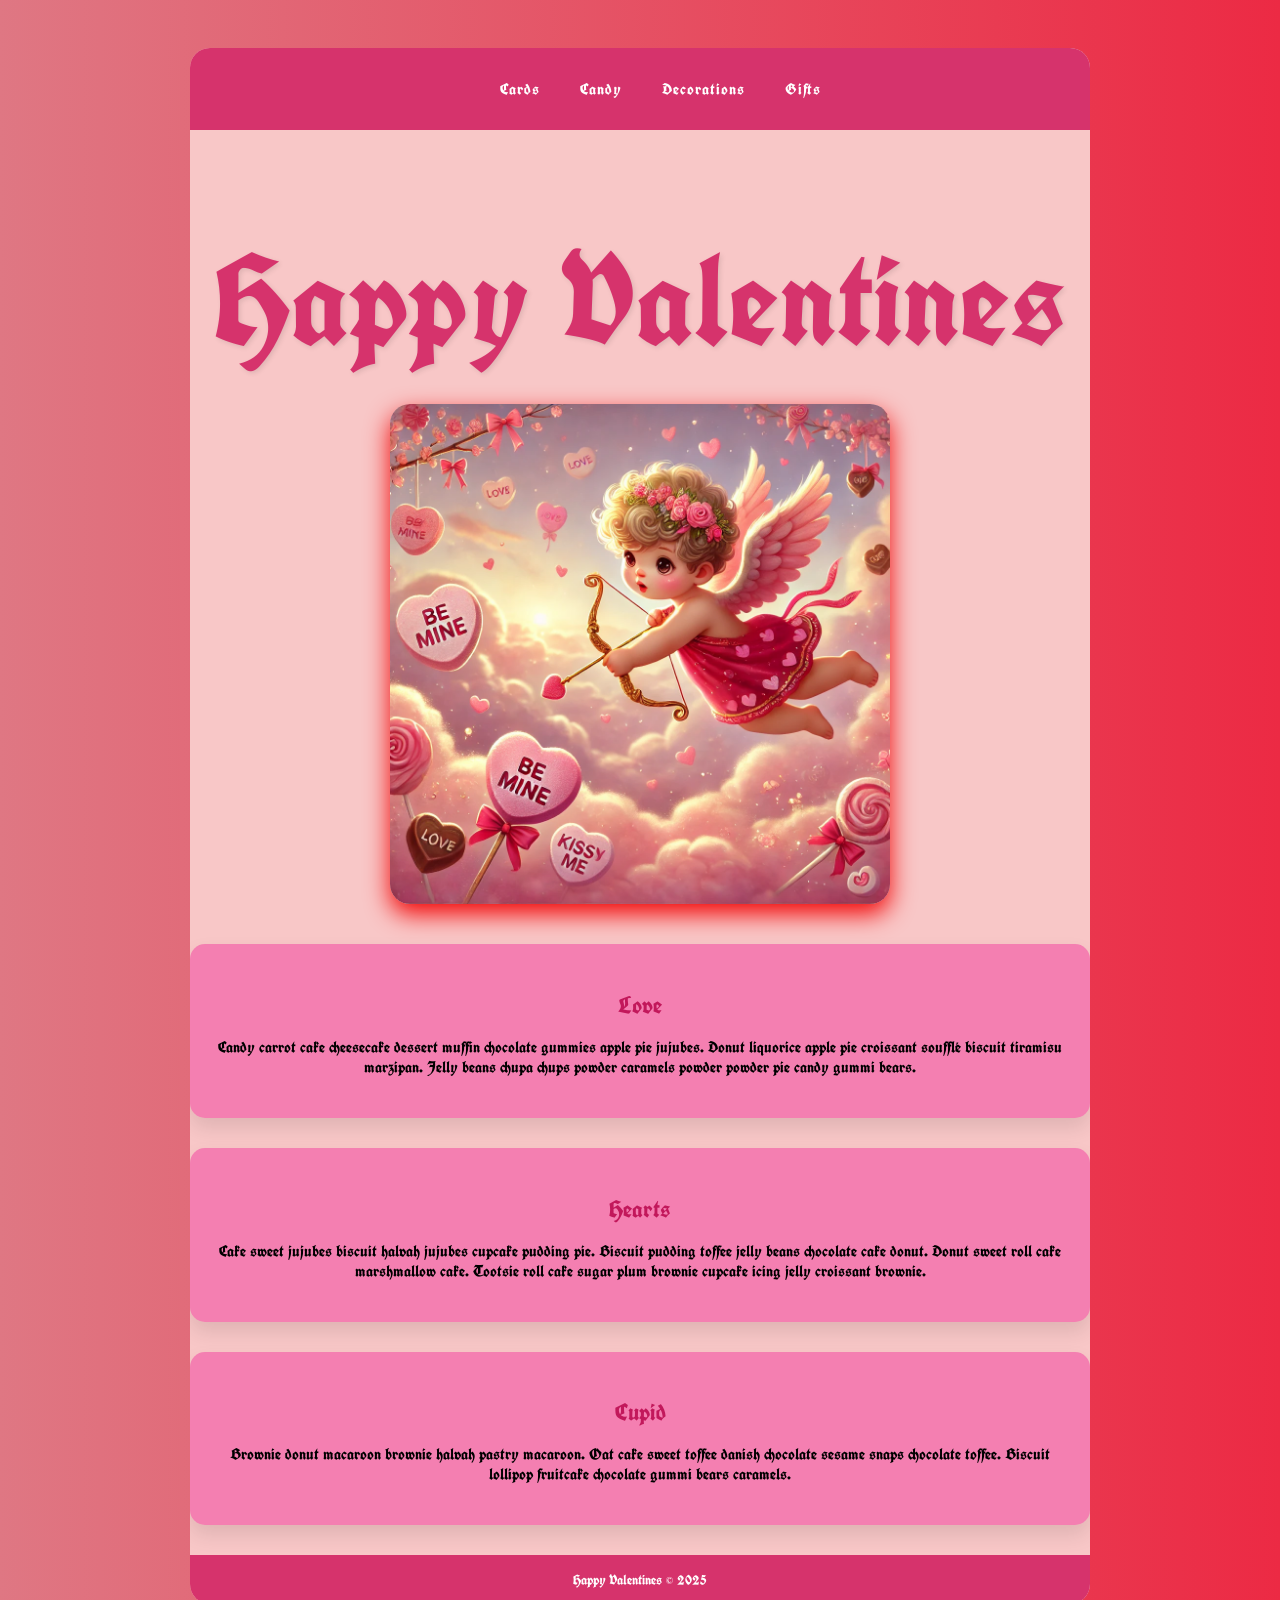
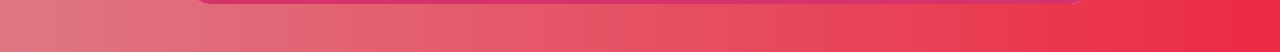
<file: ice/valentines/index.html>
<!DOCTYPE html>
<html lang="en">

<head>
    <meta charset="UTF-8">
    <meta name="viewport" content="width=device-width, initial-scale=1.0">
    <title>Happy Valentines Page</title>
    <link rel="stylesheet" href="styles/styles.css">
</head>

<body>
    <div id="wrapper">
        <header>
            <nav>
                <ul>
                    <li>Cards</li>
                    <li>Candy</li>
                    <li>Decorations</li>
                    <li>Gifts</li>
                </ul>
            </nav>
        </header>
        <main>
            <h1>Happy Valentines</h1>
            <img src="images/valentines.png">
            <section>
                <h2>Love</h2>
                <p>Candy carrot cake cheesecake dessert muffin chocolate gummies apple
                    pie jujubes. Donut liquorice apple pie croissant soufflé biscuit
                    tiramisu marzipan. Jelly beans chupa chups powder caramels powder
                    powder pie candy gummi bears. </p>
            </section>
            <section>
                <h2>Hearts</h2>
                <p>Cake sweet jujubes biscuit halvah jujubes cupcake pudding pie. Biscuit
                    pudding toffee jelly beans chocolate cake donut. Donut sweet roll cake
                    marshmallow cake. Tootsie roll cake sugar plum brownie cupcake icing
                    jelly croissant brownie.</p>
            </section>
            <section>
                <h2>Cupid</h2>
                <p>Brownie donut macaroon brownie halvah pastry macaroon. Oat cake sweet
                    toffee danish chocolate sesame snaps chocolate toffee. Biscuit lollipop
                    fruitcake chocolate gummi bears caramels.</p>
            </section>
        </main>
        <footer>
            Happy Valentines &copy; 2025
        </footer>
    </div>
</body>

</html>
</file>
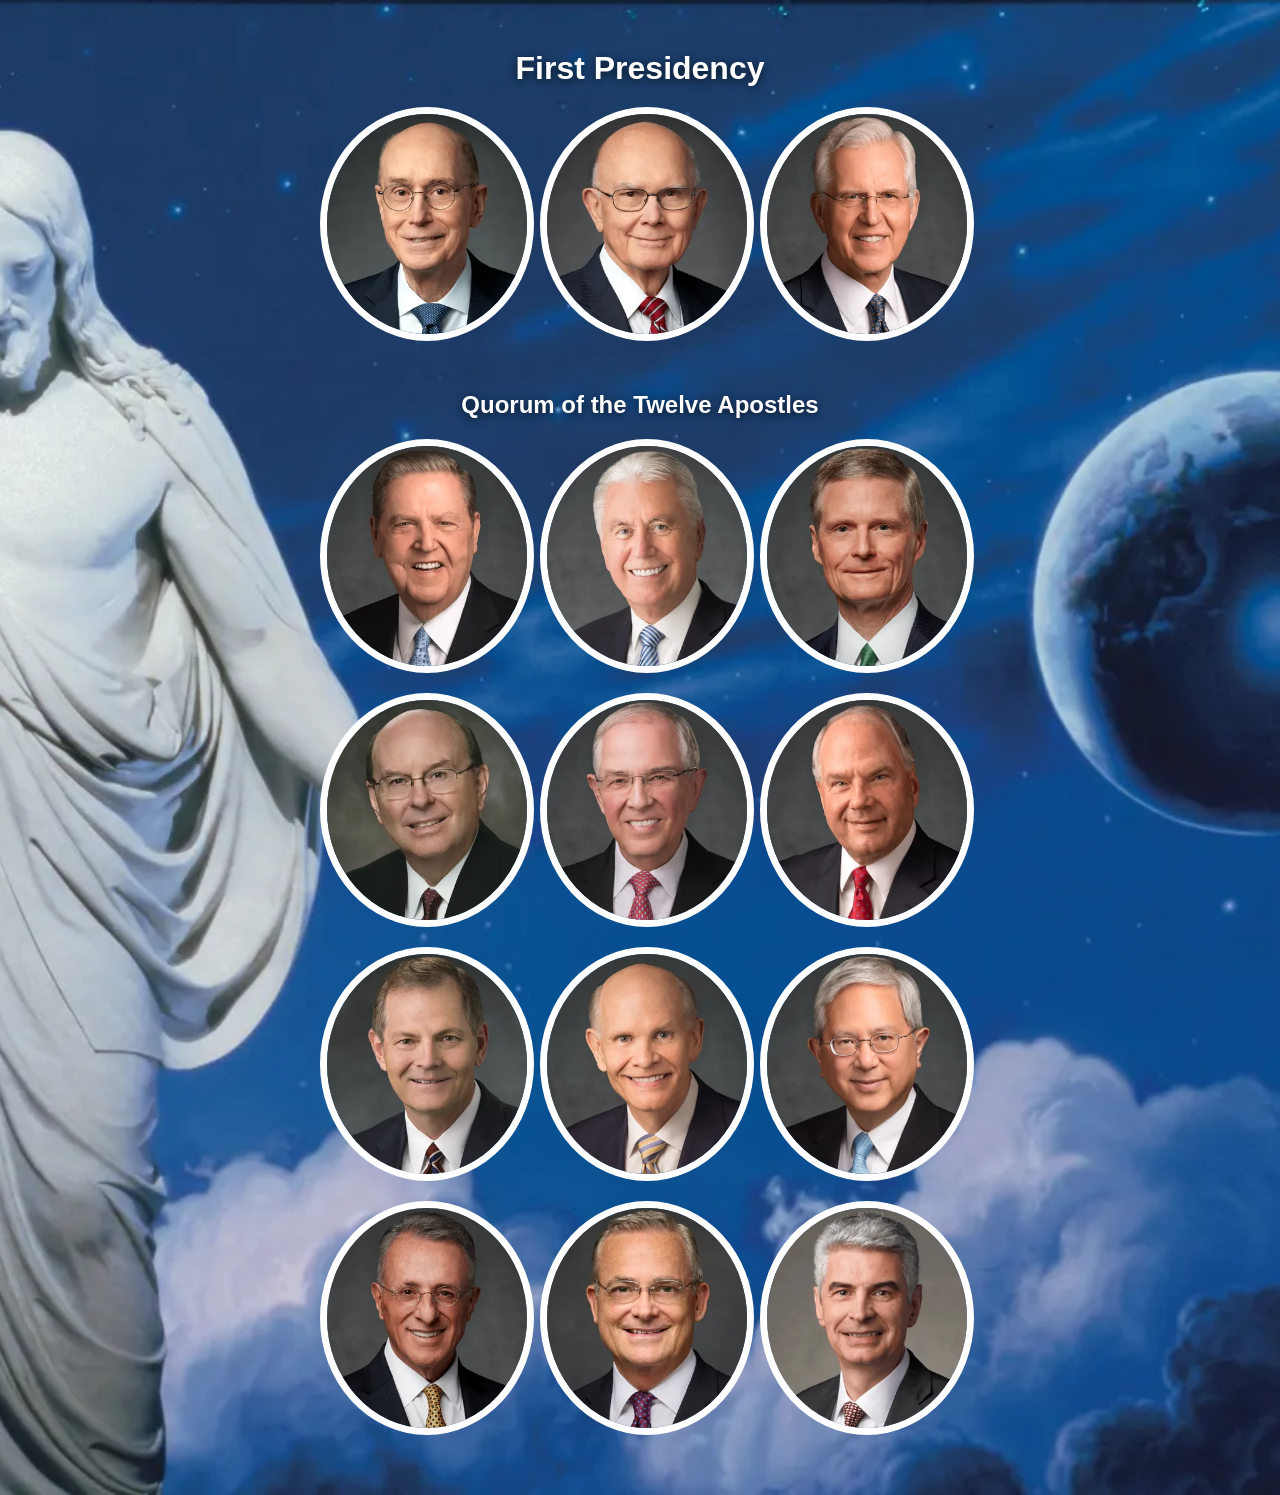
<file: ice/apostle_spotlight/apostles.html>
<!DOCTYPE html>
<html lang="en">
<head>
  <meta charset="UTF-8" />
  <meta name="viewport" content="width=device-width, initial-scale=1.0" />
  <title>Apostles Spotlights</title>

  <style>

    body {
  margin: 0;
  font-family: Arial, sans-serif;
}

    .hero {
      background: url("images/christus.webp");
      background-size: cover;
      background-position: center;
      background-repeat: no-repeat;

      min-height: 100vh;      
      padding: 40px 20px;       

      display: flex;
      flex-direction: column;
      align-items: center;
      justify-content: flex-start; 
      text-align: center;
    }

    .hero h1,
    .hero h2 {
      color: white;
      margin: 10px 0 20px;
      text-shadow: 0 2px 10px rgba(0,0,0,0.7); 
    }

    
    .top-row {
      display: grid;
      grid-template-columns: repeat(3, minmax(120px, 200px));
      gap: 20px;
      justify-content: center;
      margin-bottom: 40px;
      width: 100%;
      max-width: 800px;
      border-radius: 14px;

    }

    
    .apostles-grid {
      display: grid;
      grid-template-columns: repeat(3, minmax(120px, 200px));
      gap: 20px;
      justify-content: center;
      width: 100%;
      max-width: 800px;
      margin-bottom: 20px;
      border-radius: 50%;
      

    }

   
    .top-row img,
    .apostles-grid img {
      width: 100%;
      height: 220px;
      object-fit: cover;
      border-radius: 50%;
      border: 7px solid white;
    }
  </style>
</head>

<body>
  <div class="hero">
    <h1>First Presidency</h1>

    <div class="top-row">
      <img src="images/eyring.webp" alt="President Oaks" />
      <img src="images/oaks.webp" alt="President Eyring" />
      <img src="images/christofferson.webp" alt="Elder Christofferson" />
    </div>

    <h2>Quorum of the Twelve Apostles</h2>

    <div class="apostles-grid">
      <img src="images/holland.webp" alt="Elder Holland" />
      <img src="images/uchtdorf.webp" alt="Elder Uchtdorf" />
      <img src="images/bednar.webp" alt="Elder Bednar" />
      <img src="images/cook.webp" alt="Elder Cook" />
      <img src="images/anderson.webp" alt="Elder Andersen" />
      <img src="images/rasband.webp" alt="Elder Rasband" />
      <img src="images/stevenson.webp" alt="Elder Stevenson" />
      <img src="images/renlund.webp" alt="Elder Renlund" />
      <img src="images/gong.webp" alt="Elder Gong" />
      <img src="images/soares.webp" alt="Elder Soares" />
      <img src="images/kearon.webp" alt="Elder Kearon" />
      <img src="images/causse.webp" alt="Bishop Causse" />
    </div>
  </div>
</body>
</html>
</file>
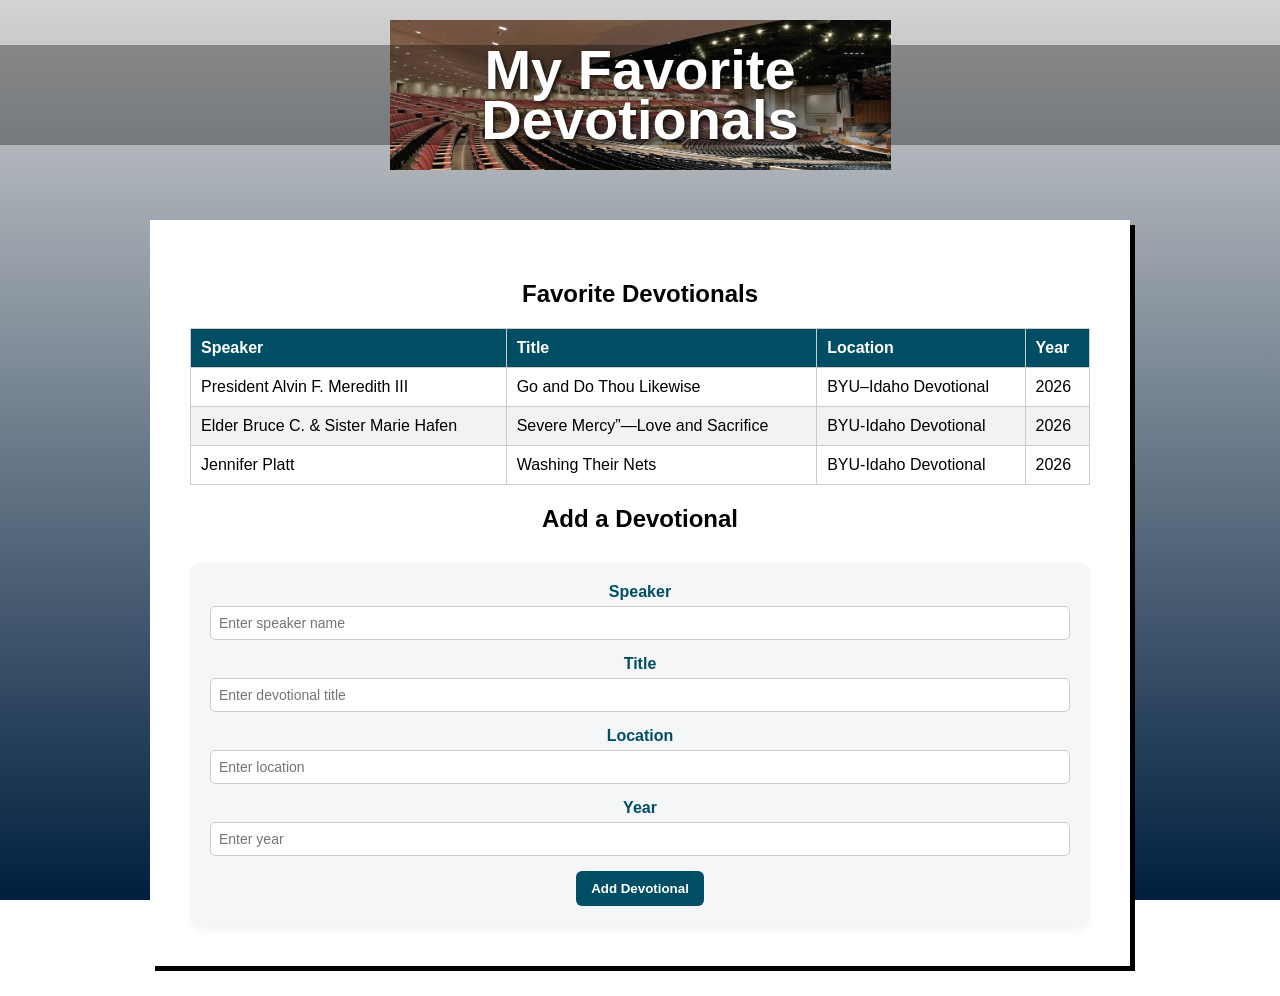
<file: ice/favorite_devo/favdevo.html>
<!DOCTYPE html>
<html lang="en">
<head>
  <meta charset="UTF-8" />
  <meta name="viewport" content="width=device-width, initial-scale=1.0"/>
  <title>My Favorite Devotionals</title>
  <link rel="stylesheet" href="styles/styles.css" />
</head>
<body>
  <div class="container">
    <header class="header">
      <div class="header-image">
        <h1>My Favorite<br>Devotionals</h1>
      </div>
    </header>
    <main>
      <div class="content-box">
         <h2>Favorite Devotionals</h2>

<table>
  <thead>
    <tr>
      <th>Speaker</th>
      <th>Title</th>
      <th>Location</th>
      <th>Year</th>
    </tr>
  </thead>
  <tbody>
    <tr>
      <td>President Alvin F. Meredith III</td>
      <td>Go and Do Thou Likewise</td>
      <td>BYU–Idaho Devotional</td>
      <td>2026</td>
    </tr>
    <tr>
      <td>Elder Bruce C. & Sister Marie Hafen</td>
      <td>Severe Mercy”—Love and Sacrifice</td>
      <td>BYU-Idaho Devotional</td>
      <td>2026</td>
    </tr>
    <tr>
      <td>Jennifer Platt</td>
      <td>Washing Their Nets</td>
      <td>BYU-Idaho Devotional</td>
      <td>2026</td>
    </tr>

  </tbody>
</table>
<h2>Add a Devotional</h2>

<form class="devotional-form">
  <div class="form-group">
    <label for="speaker">Speaker</label>
    <input type="text" id="speaker" name="speaker" placeholder="Enter speaker name" required>
  </div>

  <div class="form-group">
    <label for="title">Title</label>
    <input type="text" id="title" name="title" placeholder="Enter devotional title" required>
  </div>

  <div class="form-group">
    <label for="location">Location</label>
    <input type="text" id="location" name="location" placeholder="Enter location" required>
  </div>

  <div class="form-group">
    <label for="year">Year</label>
    <input type="number" id="year" name="year" placeholder="Enter year" min="1900" max="2100" required>
  </div>

  <button type="submit">Add Devotional</button>
</form>

</body>
</html>
</file>
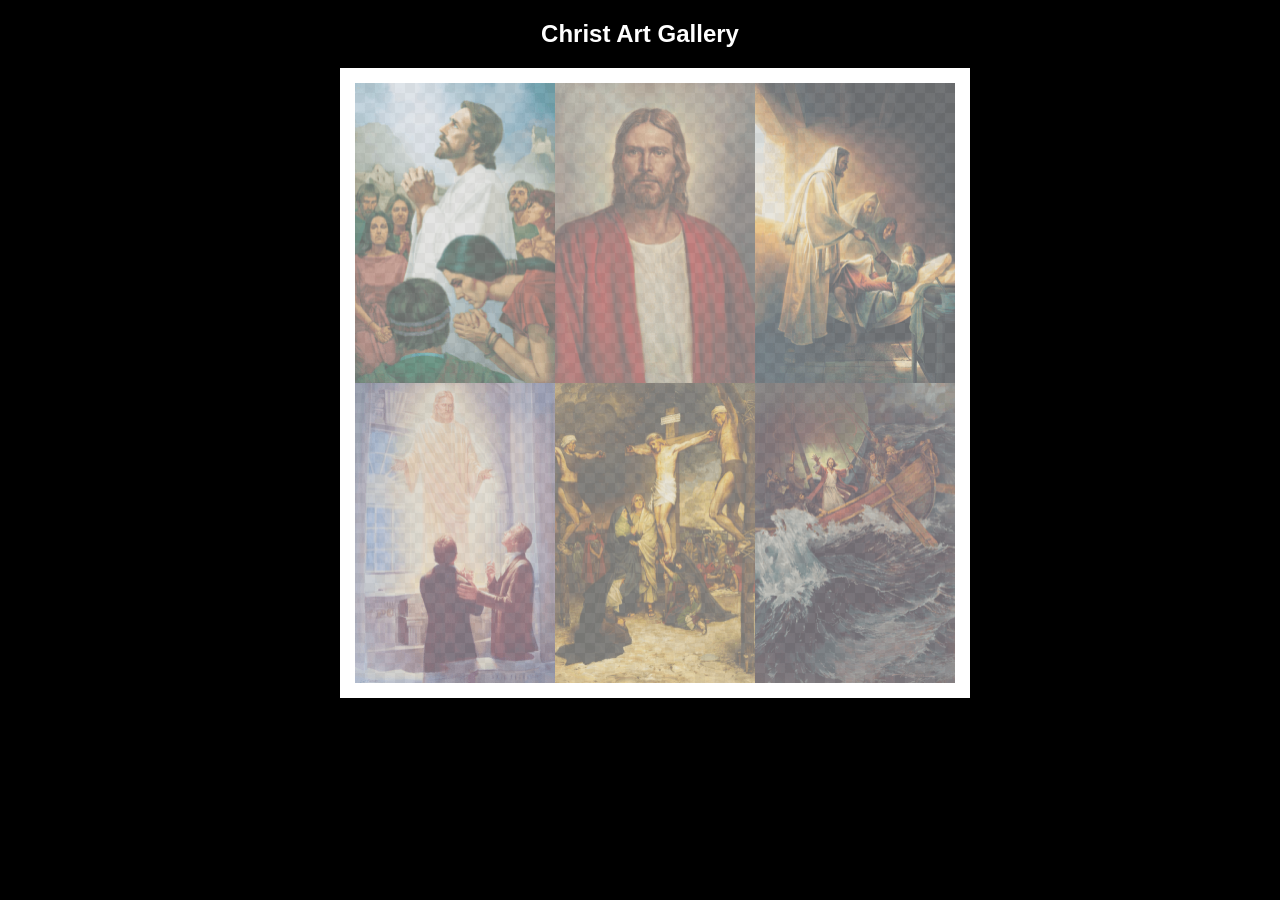
<file: ice/gallery/gallery.html>
<!DOCTYPE html>
<html lang="en">
<head>
    <meta charset="UTF-8">
    <meta name="viewport" content="width=device-width, initial-scale=1.0">
    <title>Images of Christ</title>
    <style>
        body {
            background: black;
        }
        #wrapper{
            width: 600px;
            margin: 0 auto;
        }
        nav {
            color: white;
            text-align: center;
            font-family: Haettenschweiler, 'Arial Narrow Bold', sans-serif;
        }
        #gallery{
            display: grid;
            grid-template-columns: 200px 200px 200px;
            border: 15px solid rgb(255, 255, 255);
            width: 100%;
            background-color: #ddd;
            background-image:
                linear-gradient(45deg, #ccc 26%, transparent 26%), 
                linear-gradient(135deg, #ccc 26%, transparent 26%),
                linear-gradient(45deg, transparent 75%, #ccc 75%),
                linear-gradient(135deg, transparent 75%, #ccc 75%);
            background-size: 20px 20px; /* Must be a square */
            background-position: 0 0, 10px 0, 10px -10px, 0px 10px; 
            
        }
        #gallery a {
            cursor: url('images/christus.png'), pointer;
        }
        #gallery img {
            /* make a thumbnail of the image that is 200x300 
               instead of using width and height here to help the page load faster */
            width: 200px; 
            height: 300px;

            opacity:50%;
            display:block;
        }
        #gallery img:hover{
            opacity: 100%;
        }
    </style>
</head>
<body>
    <div id="wrapper">
        <nav>
            <h1>Christ Art Gallery</h1>
        </nav>
        <main>
            <div id="gallery">
                <a href="images/big/img1.jpg"><img src="images/small/img1.png" alt="huge file size" ></a>
                <a href="images/big/img2.jpg"><img src="images/small/img2.png" alt="huge file size" ></a>
                <a href="images/big/img3.jpg"><img src="images/small/img3.png" alt="huge file size" ></a>
                <a href="images/big/img4.jpg"><img src="images/small/img4.png" alt="huge file size" ></a>
                <a href="images/big/img5.jpg"><img src="images/small/img5.png" alt="huge file size" ></a>
                <a href="images/big/img6.jpg"><img src="images/small/img6.png" alt="huge file size" ></a>
            </div>
        </main>
    </div>
</body>
</html>
</file>
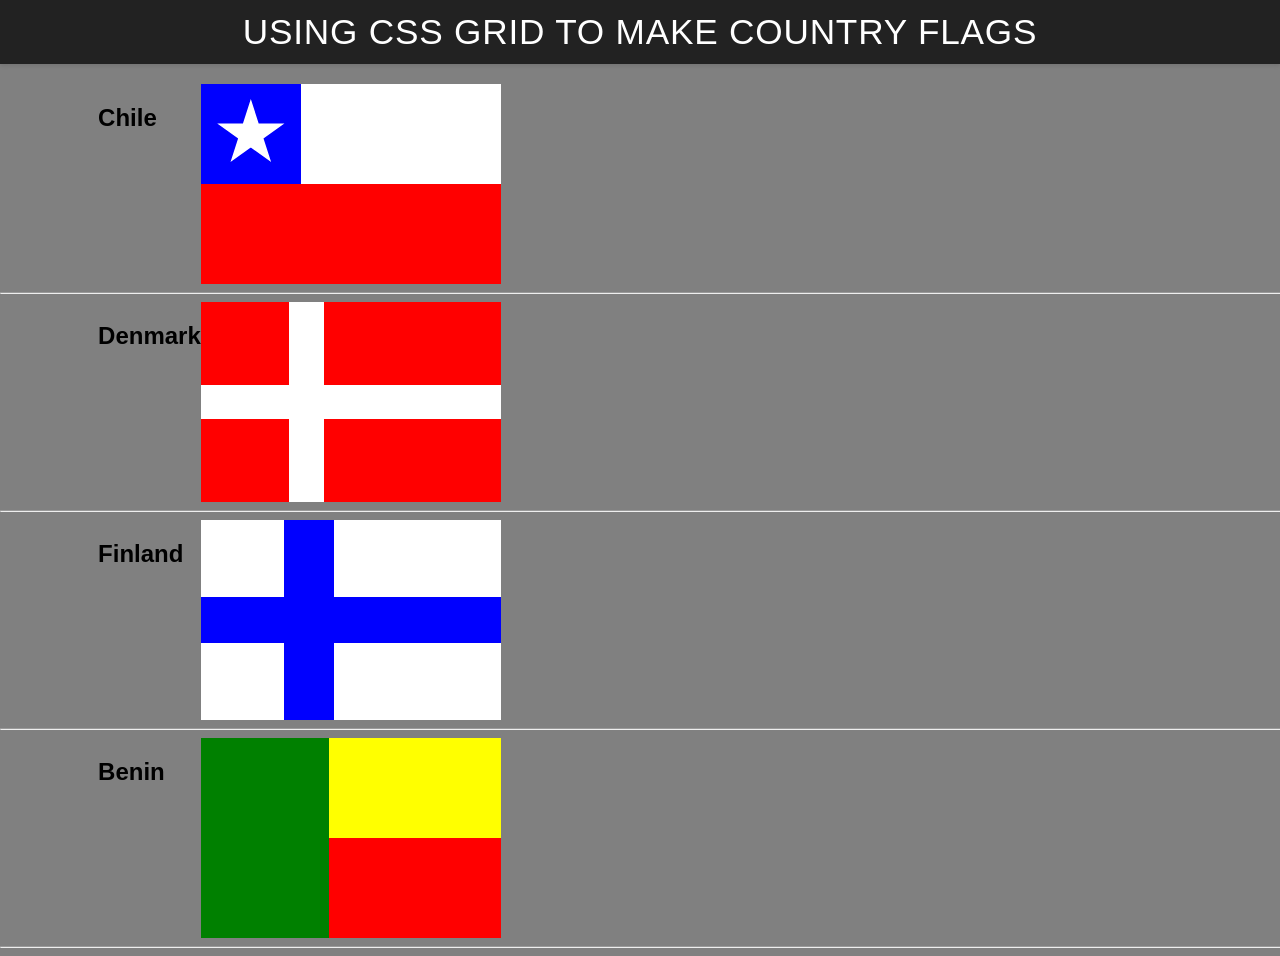
<file: ice/grid_flags/flags.html>
<!DOCTYPE html>
<html lang="en">

<head>
    <meta charset="UTF-8">
    <meta name="viewport" content="width=device-width, initial-scale=1.0">
    <title>Flag</title>
    <style>
        body {
            margin: 0;
            font-family: 'Helvetica Neue', sans-serif;
            background-color: gray;
        }

        header {
            background-color: #222;
            color: #fff;
            padding: 0.75rem 1.5rem;
            display: flex;
            align-items: center;
            justify-content: center;
            font-size: 1.1rem;
            letter-spacing: 0.05rem;
            text-transform: uppercase;
            box-shadow: 0 2px 4px rgba(0, 0, 0, 0.1);
        }

        header h1 {
            margin: 0;
            font-weight: 400;
        }
        main {
            display: grid;
            grid-template-columns: .1fr .1fr 1fr .1fr;
            margin-top: 20px;
        }
        hr {
            width: 100%;
            grid-column: 1 / 5;
        }
        h2 {
            grid-column: 2/3;
        }

        #blue {
            background: blue;
            grid-column: 1 / 2;
            display: grid;
            align-items: center;
            justify-items: center;
        }

        #white {
            background: white;
            grid-column: 2 / 4;
        }

        #red {
            background: red;
            grid-column: 1 / 4;
        }

        #chile {
            display: grid;
            grid-template-columns: 1fr 1fr 1fr;
            grid-template-rows: 1fr 1fr;
            height: 200px;
            width: 300px;
        }

        .star {
            width: 70px;
            aspect-ratio: 1;
            background: white;
            clip-path: polygon(50% 0, 79% 90%, 2% 35%, 98% 35%, 21% 90%)
        }

        #denmark {
            display: grid;
            grid-template-columns: 1fr .40fr 2fr;
            grid-template-rows: 1fr .40fr 1fr;
            height: 200px;
            width: 300px;
            background: white;
        }

        #dred1 {
            background: red;
            grid-column: 1 / 2;
            grid-row: 1 / 2;
        }


        #dred2 {
            background: red;
            grid-column: 3 / 4;
            grid-row: 1 / 2;
        }


        #dred3 {
            background: red;
            grid-column: 1 / 2;
            grid-row: 3 / 4;
        }


        #dred4 {
            background: red;
            grid-column: 3 / 4;
            grid-row: 3 / 4;
        }


        #finland {
            display: grid;
            grid-template-columns: 1fr .60fr 2fr;
            grid-template-rows: 1fr .60fr 1fr;
            height: 200px;
            width: 300px;
            background: blue;  
        }


        #fwhite1 {
            background: white;
            grid-column: 1 / 2;
            grid-row: 1 / 2;
        }


        #fwhite2 {
            background: white;
            grid-column: 3 / 4;
            grid-row: 1 / 2;
        }


        #fwhite3 {
            background: white;
            grid-column: 1 / 2;
            grid-row: 3 / 4;
        }


        #fwhite4 {
            background: white;
            grid-column: 3 / 4;
            grid-row: 3 / 4;
        }
        
        #benin {
            display: grid;
            grid-template-columns: 1.5fr 1fr 1fr;
            grid-template-rows: 1fr 1fr;
            height: 200px;
            width: 300px;
        }

        #bgreen {
            background: green;
            grid-row: 1 / 3;
            display: grid;
            align-items: center;
            justify-items: center;
        }

        #byellow {
            background: yellow;
            grid-column: 2 / 4;
        }

        #bred {
            background: red;
            grid-column: 2 / 4;

        }
    </style>
</head>

<body>
    <header>
        <h1>Using CSS Grid to make Country Flags</h1>
    </header>
    <main>
        <h2>Chile</h2>
        <div id="chile">
            <div id="blue">
                <div class="star"></div>
            </div>
            <div id="white"></div>
            <div id="red"></div>
        </div>
        <hr>

        <h2>Denmark</h2>
        <div id="denmark">
            <div id="dred1"></div>
            <div id="dred2"></div>
            <div id="dred3"></div>
            <div id="dred4"></div>
        </div>
        <hr>

        <h2>Finland</h2>
        <div id="finland">
            <div id="fwhite1"></div>
            <div id="fwhite2"></div>
            <div id="fwhite3"></div>
            <div id="fwhite4"></div>
        </div>
        <hr>

        <h2>Benin</h2>
        <div id="benin">
            <div id="bgreen"></div>
            <div id="byellow"></div>
            <div id="bred"></div>
        </div>
        <hr>
    </main>
</body>

</html>
</file>
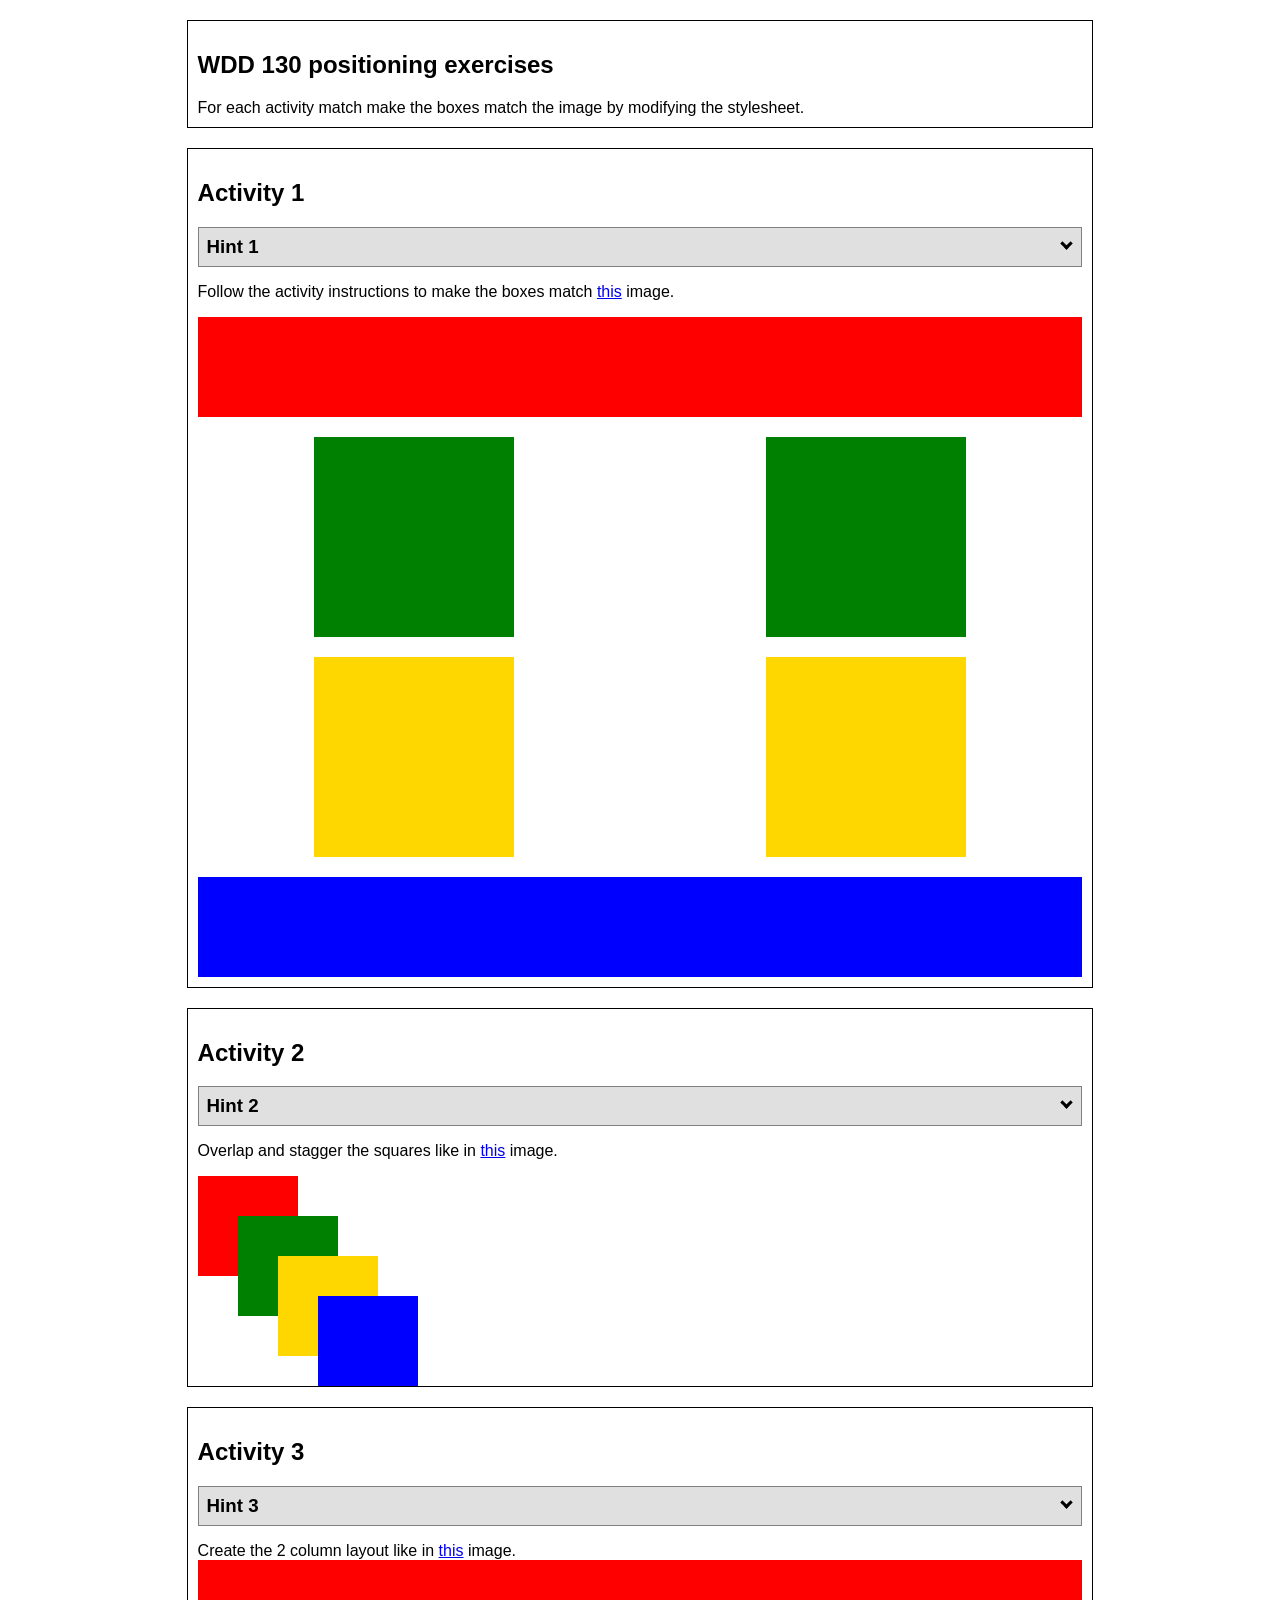
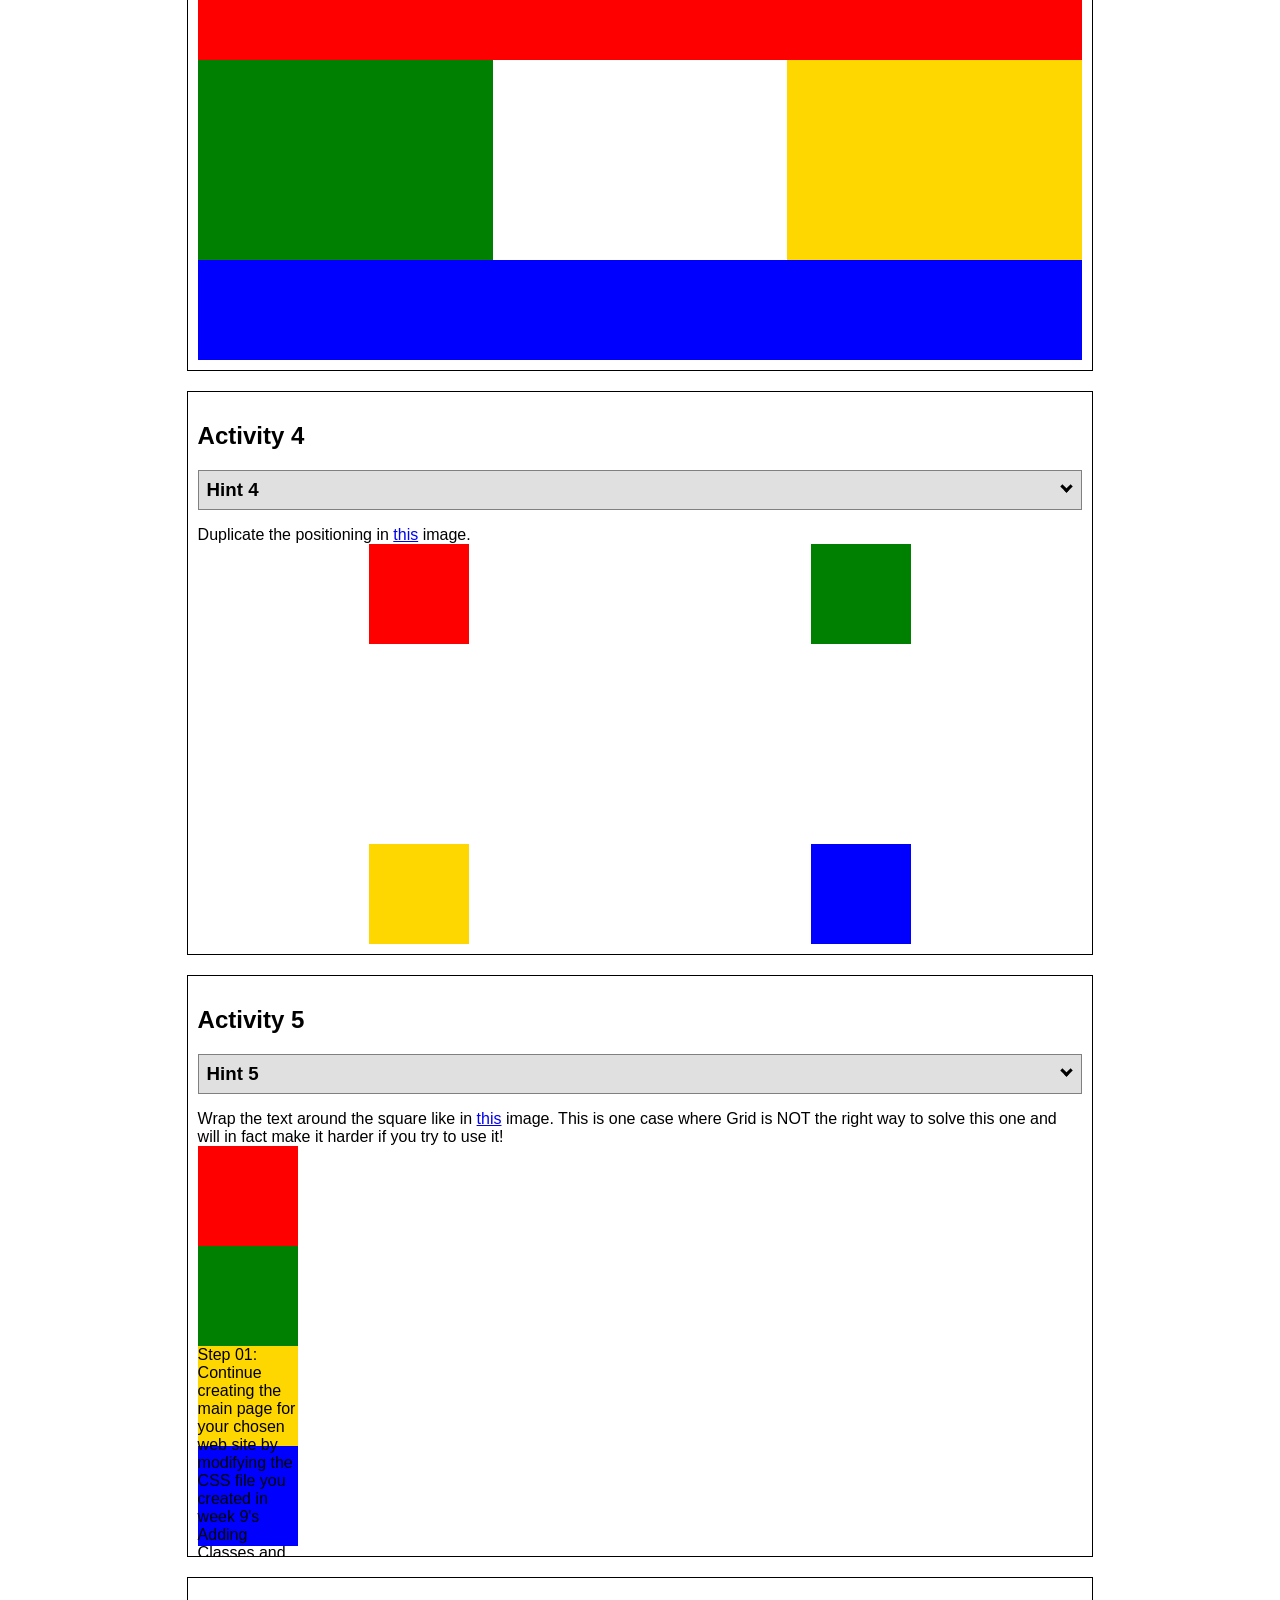
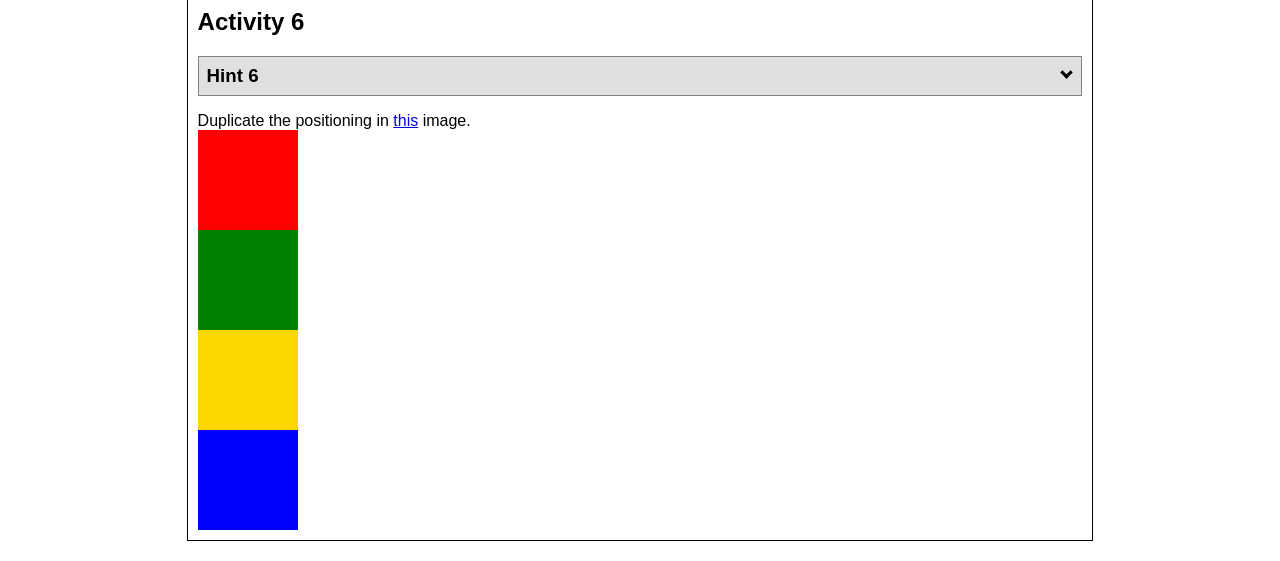
<file: ice/positioning/positioning.html>
<!DOCTYPE html>
<html lang="en">
  <head>
    <!-- HTML - Name: positioning.html -->
    <title>Positioning Activity</title>
    <link rel="stylesheet" type="text/css" href="positionstyles.css" />
  </head>
  <body>
    <div class="activity">
      <h2>WDD 130 positioning exercises</h2>
      For each activity match make the boxes match the image by modifying the stylesheet.</div>
    <div class="activity">
      <h2>Activity 1</h2>
      <section class="hint"><input type="checkbox" ><i></i> <h3>Hint 1</h3><div><p>Use the activity instructions for the firt activity</a></p></div></section>
      <p>Follow the activity instructions to make the boxes match  <a href="images/example1.png" target="_blank">this</a> image.</p>
      <div class="content1" >
        <div class="red1" ></div>
        <div class="green1" ></div>
        <div class="green1" ></div>
        <div class="yellow1"></div>
        <div class="yellow1"></div>
        <div class="blue1"></div>
      </div>
    </div>
    <div class="activity">
      <h2>Activity 2</h2>
      <section class="hint"><input type="checkbox" > <h3>Hint 2</h3><i></i><div>
      <ul>
      <li>grid-template-columns: 50px 50px 50px 50px 50px </li></ul></div></section>
      <p>Overlap and stagger the squares like in <a href="images/example2.png" target="_blank">this</a> image.</p>
      <div class="content2" >
        <div class="red2" ></div>
        <div class="green2" ></div>
        <div class="yellow2"></div>
        <div class="blue2"></div>
      </div>
    </div>
    <div class="activity">
      <h2>Activity 3</h2>
      <section class="hint"><input type="checkbox" > <h3>Hint 3</h3><i></i><div><p>This one is going to be best solved with CSS Grid. Remember to make the boxes the right width first...then start moving them around. </p><h4>Properties used:</h4><ul><li>display:grid;</li><li>grid-template-columns:</li><li>grid-column-gap:</li>
        <li>grid-column:</li>  </ul></div></section>
      Create the 2 column layout like in <a href="images/example3.png" target="_blank">this</a>  image.
      <div class="content3" >
        <div class="red3" ></div>
        <div class="green3" ></div>
        <div class="yellow3"></div>
        <div class="blue3"></div>
      </div>
    </div>
    <div class="activity">
      <h2>Activity 4</h2>
      <section class="hint"><input type="checkbox" > <h3>Hint 4</h3><i></i><div><p>For the others we have been primarily concerned with width. For this one you will need to adjust height as well. </p><h4>Properties used:</h4><ul><li>display:grid;</li><li>grid-template-columns:</li><li>grid-row:</li></ul></div></section>
      Duplicate the positioning in <a href="images/example4.png" target="_blank">this</a> image. 
      <div class="content4" >
        <div class="red4" ></div>
        <div class="green4" ></div>
        <div class="yellow4"></div>
        <div class="blue4"></div>
      </div>
    </div>

    <div class="activity">
      <h2>Activity 5</h2>
      <section class="hint"><input type="checkbox" > <h3>Hint 5</h3><i></i><div><p>Grid is <strong>not</strong> the right way to do this.  In fact there is only one way to really do that...and that is with float. Remember that we float the thing we want the text to wrap around.  Also remember to start by making all the shapes the right size and shape.</p><h4>Properties used:</h4><ul><li>float: left;</li></ul></div></section>
      Wrap the text around the square like in <a href="images/example5.png" target="_blank">this</a> image. This is one case where Grid is NOT the right way to solve this one and will in fact make it harder if you try to use it!
      <div class="content5" >
        <div class="red5" ></div>
        <div class="green5" ></div>
        <div class="yellow5">Step 01: Continue creating the main page for your chosen web site by modifying the CSS file you created in week 9's Adding Classes and IDs to Your Website assignment. This week, you will position all of the content on your main page using the CSS positioning techniques taught in KhanAcademy. When you are done, your webpage layout should reflect what you outlined in the wireframe you designed in the assignment Your Own Site Diagram and Wireframe in week 3. <br />
          If you have changed your mind on how you want the content of your main page laid out, take an opportunity to update your wireframe before completing this assignment (it is much easier to experiment with different layouts in a wireframe than it is to do so by modifying the CSS). Also, if you find that you are having trouble with using CSS positioning, feel free to review the concepts at the learn layout site: http://learnlayout.com/. You should be able to apply these principles to your site. For futher help, refer back to the Max Design site used in the beginning of the course for an example of how to implement your site design.</div>
        <div class="blue5"></div>
      </div>
    </div>
    <div class="activity">
      <h2>Activity 6</h2>
      <section class="hint"><input type="checkbox" > <h3>Hint 6</h3><i></i><div><p>This one is all about visualizing the grid behind the layout. If you are having a hard time doing that first: all the sizes are even multiples of 100, and second here is another example with the lines drawn: <a href="images/example6-hint.png" target="_blank">example 6 with lines</a>. For this one you will find it easiest if you use px for the column width. You can also use <kbd>z-index</kbd> to control the element layering.    </p><h4>Properties used:</h4><ul><li>display:grid;</li><li>grid-template-columns:</li><li>grid-column:</li><li>grid-row:</li><li><a href="https://www.w3schools.com/cssref/pr_pos_z-index.asp" target="_blank">z-index:</a></li></ul></div></section>
      Duplicate the positioning in <a href="images/example6.png" target="_blank">this</a> image.
      <div class="content6" >
        <div class="red6" ></div>
        <div class="green6" ></div>
        <div class="yellow6"></div>
        <div class="blue6"></div>
      </div>
    </div>
  </body>
</html>
</file>
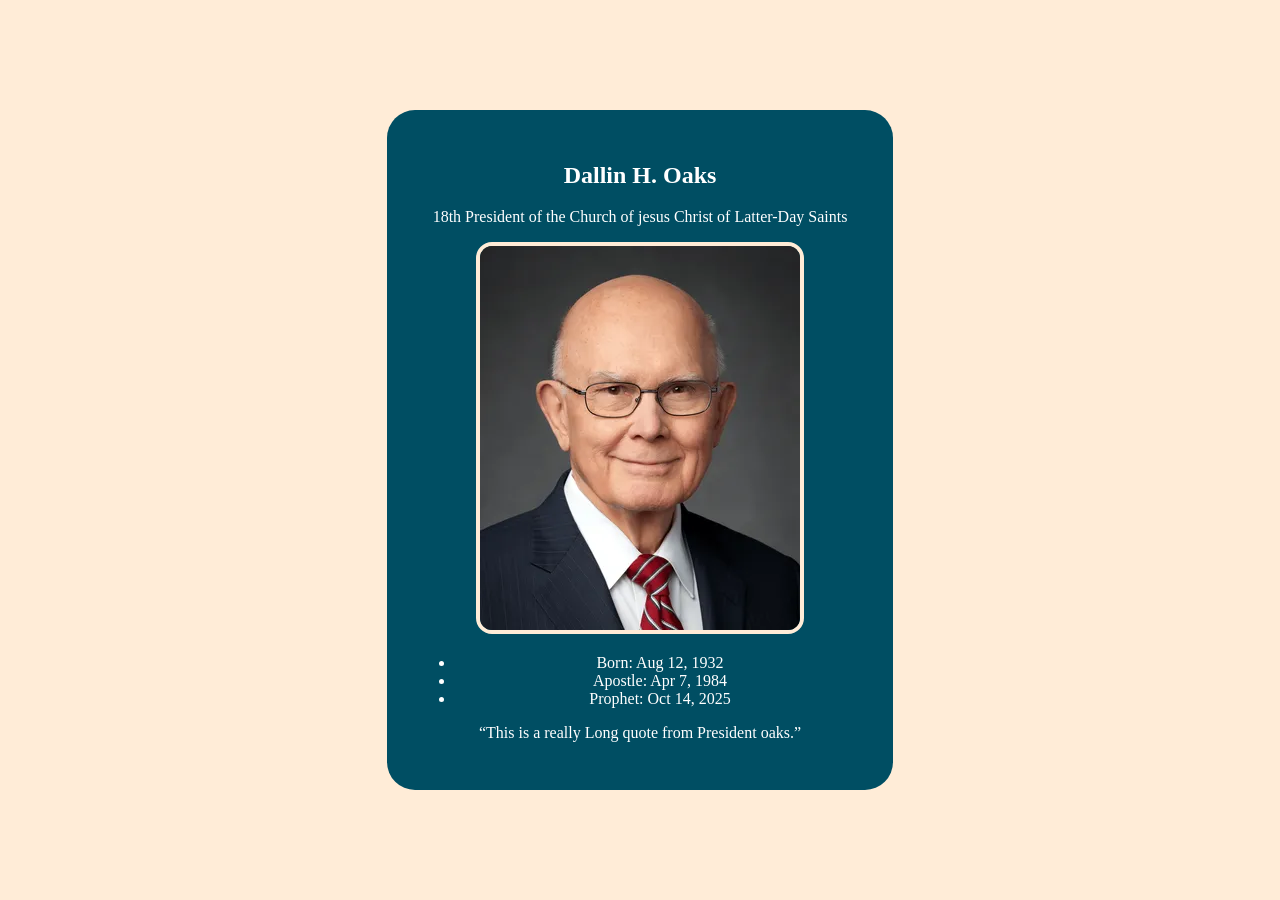
<file: ice/prophet_cards/oaks.html>
<!DOCTYPE html>
<html lang="en">
<head>
    <meta charset="UTF-8">
    <meta name="viewport" content="width=device-width, initial-scale=1.0">
    <title>Dallin H. Oaks</title>
    <link rel="stylesheet" href="oaks-styles.css">
    <style>
        /* Insert styles here, this is called an internal stylesheet  */
        body {
            background: #FFECD7;
        }
    </style>
</head>
<body>
<section class="main-card">
    <h1>Dallin H. Oaks</h1>
    <p>18th President of the Church of jesus Christ of Latter-Day Saints </p>
<img id="oaks.webp" src="images/oaks.webp" alt="Photo of Oaks" />
<ul>
<li>Born: Aug 12, 1932</li>
<li>Apostle: Apr 7, 1984</li>
<li>Prophet: Oct 14, 2025</li>
</ul>
  <blockquote>
    “This is a really Long quote from President oaks.”
  </blockquote>

</section>
</body>
</html>
</file>
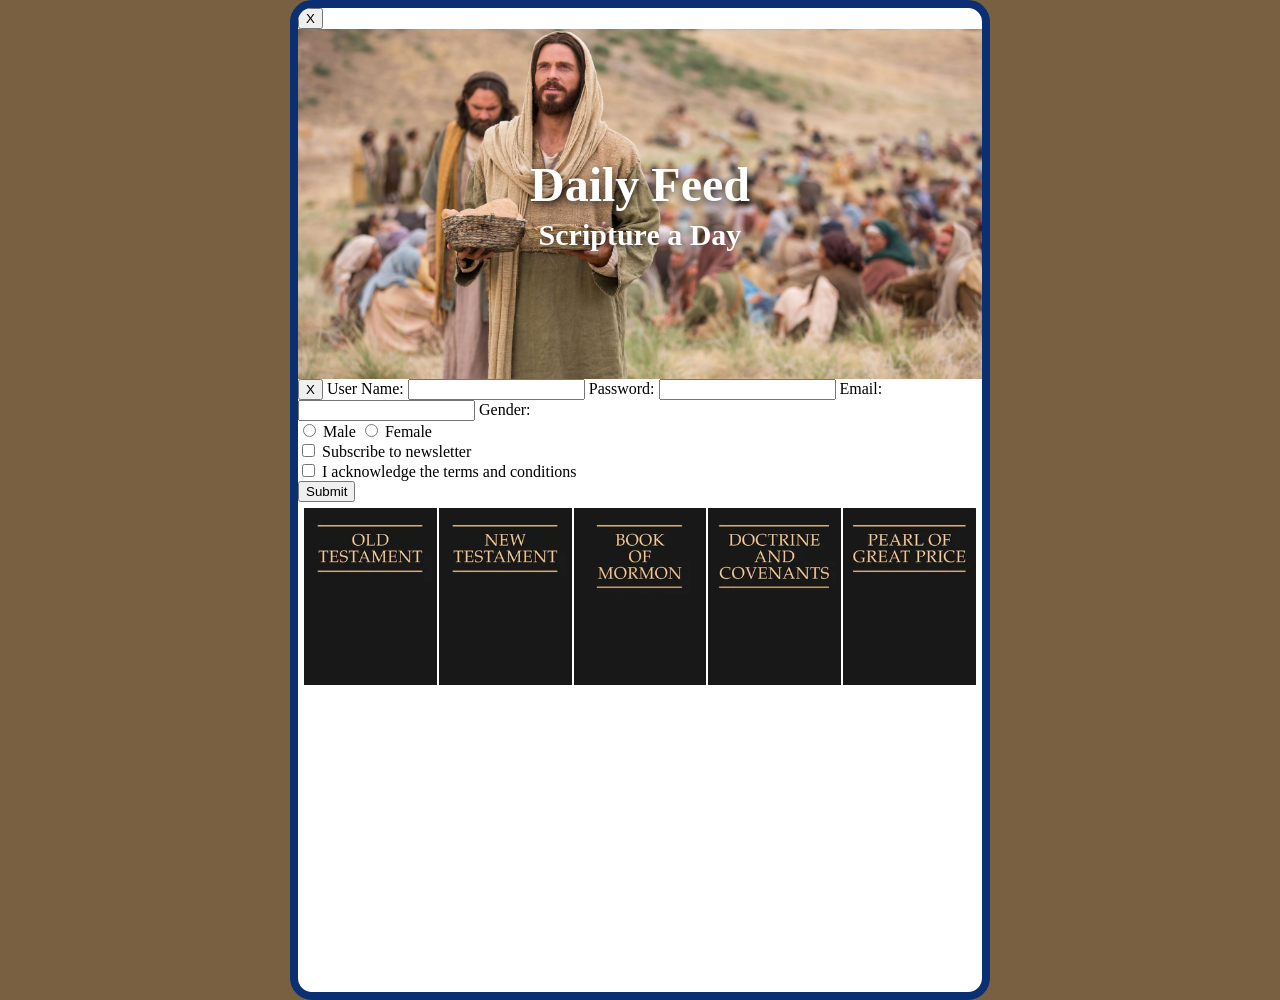
<file: ice/signup/signup.html>
<!DOCTYPE html>
<html lang="en">

<head>
    <meta charset="UTF-8">
    <meta name="viewport" content="width=device-width, initial-scale=1.0">
    <title>Daily Feed Sign Up</title>

    <style>

   * { box-sizing: border-box;
     }

    body {
      margin: 0;
      min-height: 100vh;
      display: grid;
      place-items: center;
      background: rgb(120, 96, 64);
      font-family: Georgia, "Times New Roman", serif;
    }
    #formContainer {
      width: 700px;
      height: 1000px;
      background: #fff;
      border: 8px solid #0b2f73;  
      border-radius: 22px;
      overflow: hidden;            
      position: relative;
    }

    .hero {
      position: relative;
      height: 350px;
      background: url("images/jesus_feeds_5000.jpeg") center/cover no-repeat;
      display: grid;
      place-items: center;
      padding: 16px;
    
    }

    .heroText {
      position: relative;
      z-index: 2;
      text-align: center;
      color: #fff;
      text-shadow: 0 3px 10px rgba(0,0,0,0.75);
    }
    .heroText h1 {
      margin: 0;
      font-size: 48px;
      font-weight: 800;
    }
    .heroText h2 {
      margin: 6px 0 0;
      font-size: 30px;
      font-weight: 700;
    }

    .books {
      display: grid;
      grid-template-columns: repeat(5, 1fr);
      gap: 2px;
      background: #ffffff;
      padding: 6px 6px 10px;
    }

    .books img {
      width: 100%;
      object-fit: cover;
      display: block;
    }

    </style>




</head>

<body>
  <div id="formContainer">
    <button type="button" id="closeBtn">X</button>
    <header class="hero">
      <div class="heroText">
        <h1>Daily Feed</h1>
        <h2>Scripture a Day</h2>
      </div>
    </header>
        <form id="myForm">
            <button type="button" id="closeBtn">X</button>
            <label for="username">User Name:</label>
            <input type="text" id="username" name="username" required>

            <label for="password">Password:</label>
            <input type="password" id="password" name="password" required>

            <label for="email">Email:</label>
            <input type="email" id="email" name="email" required>

            <label>Gender:</label>
            <div>
                <input type="radio" id="male" name="gender" value="male" required>
                <label for="male">Male</label>
                <input type="radio" id="female" name="gender" value="female" required>
                <label for="female">Female</label>
            </div>

            <section>
                <input type="checkbox" id="newsletter" name="newsletter">
                <label for="newsletter">Subscribe to newsletter</label>
            </section>

            <section>
                <input type="checkbox" id="conditions" name="conditions" required>
                <label for="conditions">I acknowledge the terms and conditions</label>
            </section>

            <section>
                <button type="submit">Submit</button>
            </section>
    <section class="books">
      <img src="images/old_testament.webp" alt="Old Testament" />
      <img src="images/new_testament.webp" alt="New Testament" />
      <img src="images/book_of_mormon.webp" alt="Book of Mormon" />
      <img src="images/doctrine_and_covenants.webp" alt="Doctrine and Covenants" />
      <img src="images/pearl_of_great_price.webp" alt="Pearl of Great Price" />
    </section>
        </form>
    </div>

    <div id="output"></div>

    <script>
        // Here is some Javascript to start looking forward to wdd131
        document.getElementById("closeBtn").addEventListener("click", function () {
            document.getElementById("formContainer").style.display = "none";
         });
        const form = document.getElementById('myForm');
        const output = document.getElementById('output');

        form.addEventListener('submit', function (event) {
            event.preventDefault(); // Stop form from actually submitting

            const formData = new FormData(form);
            const entries = [];

            for (const [key, value] of formData.entries()) {
                if (key == "password") {
                    entries.push(`<strong>${key}</strong>: ${value} (you should probably encrypt the password)`);
                } else {
                    entries.push(`<strong>${key}</strong>: ${value}`);
                }
            }

            output.innerHTML = `
            <br>  
            <h3>Here is the data that would be sent to the server:</h3>
            <ul>
                ${entries.map(item => `<li>${item}</li>`).join('')}
            </ul>
            `;
                });
    </script>

</body>

</html>
</file>
<file: ice/valentines/styles/styles.css>
/* Add your CSS here to style your valentines day page */
@import url('https://fonts.googleapis.com/css2?family=Rubik+Glitch&display=swap');
@import url('https://fonts.googleapis.com/css2?family=UnifrakturCook:wght@700&display=swap');

body {
    font-family: 'UnifrakturCook', cursive;
    background: linear-gradient(to right, #df7783, #ec2a44);
    display: flex;
    justify-content: center;
    padding: 40px 20px;
}

nav {
    background: #d6336c;
    padding: 15px 0;
}
nav ul {
    list-style: none;
    display: flex;
    justify-content: center;
    gap: 40px;
}

main{
    text-align: center;

}

nav li {
    color: white;
    font-weight: bold;
    letter-spacing: 1px;
    cursor: pointer;
    transition: 0.3s ease;
}

nav li:hover {
    transform: scale(1.2);
    color: #ffe3ec;
}

#wrapper {
    background: rgb(248, 199, 199);
    width: 900px;
    max-width: 95%;
    border-radius:20px;
    box-shadow: 0 20 px 40 px rgba(0,0,0,0.2);
    overflow: hidden;

}

h1 {
    font-size: 8rem;
    color: #d6336c;
    margin-bottom: 20px;
    text-shadow: 2px 2px 5px rgba(0,0,0,0.1);

}
h1 {
    position: relative;
    animation: glitch 1s infinite;
}

@keyframes glitch {
    0% { transform: translate(0); }
    20% { transform: translate(-50px, 50px); }
    40% { transform: translate(50px, -50px); }
    60% { transform: translate(-24px, -24px); }
    80% { transform: translate(24px, 24px); }
    100% { transform: translate(0); }
}
main img {
    width: 500px;
    margin: 20px 0 40px 0;
    border-radius: 20px;
    box-shadow: 0 10px 25px rgb(242, 5, 5);
    display: block;
    margin: 20px auto 40px auto;

}
section {
    background: #ec038b5e;
    padding: 25px;
    margin-bottom: 30px;
    border-radius: 15px;
    box-shadow: 0 10px 20px rgba(0,0,0,0.1);
    transition: 0.3s ease;
}

section:hover {
    transform: translateY(-5px);
}
h2 {
    color: #c2185b;
    margin-bottom: 10px;
}

footer {
    background: #d6336c;
    color: white;
    text-align: center;
    padding: 15px;
    font-size: 0.9rem;
}
</file>
<file: ice/favorite_devo/styles/styles.css>
body {
  margin: 0;
  height: 100%;
  font-family: Arial, sans-serif;
  background: linear-gradient(to bottom, #d3d3d3, #001f3f);
  background-repeat: no-repeat; /* Just in case */
  background-attachment: fixed;
}

.container {
  text-align: center;
}

.header {
  padding: 20px 0;
}

.header-image {
  background-image: url('../images/icenter.png'); /* Replace with your image */
  background-repeat: no-repeat;
  background-position: center;
  height: 150px;
  display: flex;
  flex-direction: column;
  justify-content: center;
  color: white;

}

.header-image h1 {
  margin: 0;
  line-height: 0.9;
    font-size: 3.5em;
  font-weight: bold;
  text-shadow: 2px 2px 4px rgba(0, 0, 0, 0.7);
  background: #00000055;
}

.content-box {
  background-color: white;
  margin: 30px auto;
  width: 90%;
  max-width: 900px;
  padding: 40px;
  box-shadow: 5px 5px 0px black;
  min-height: 400px;
}
table {
  width: 100%;
  border-collapse: collapse;
  margin-top: 20px;
}

th, td {
  border: 1px solid #ccc;
  padding: 10px;
  text-align: left;
}

th {
  background-color: #004e63;
  color: white;
}

tr:nth-child(even) {
  background-color: #f2f2f2;
}

.devotional-form {
  margin-top: 30px;
  padding: 20px;
  background-color: #f4f6f8;
  border-radius: 10px;
  box-shadow: 0 4px 10px rgba(0, 0, 0, 0.05);
}

.form-group {
  margin-bottom: 15px;
  display: flex;
  flex-direction: column;
}

.form-group label {
  margin-bottom: 5px;
  font-weight: bold;
  color: #004e63;
}

.form-group input {
  padding: 8px;
  border: 1px solid #ccc;
  border-radius: 5px;
  font-size: 14px;
}

.form-group input:focus {
  outline: none;
  border-color: #004e63;
}

button {
  background-color: #004e63;
  color: white;
  padding: 10px 15px;
  border: none;
  border-radius: 6px;
  cursor: pointer;
  font-weight: bold;
}

button:hover {
  background-color: #006b87;
}
</file>
<file: ice/positioning/positionstyles.css>
/* CSS - Name: "positionstyles.css" */
/* Activity 1 styles */
.content1 {
  /* This is the parent of the activity 1 boxes. */
  display: grid;
  grid-template-columns: 1fr 1fr;
  justify-items: center;
  gap: 20px;
}
.red1 { 
  width: 100%; 
  height: 100px; 
  background-color: red; 
  grid-column: 1 / 3;

} 
.green1 {
  width: 200px; 
  height: 200px; 
  background-color: green; 

} 
.yellow1 {
  width: 200px; 
  height: 200px; 
  background-color: gold; 
} 
.blue1 {
  width: 100%; 
  height: 100px; 
  background-color: blue;
  grid-column: 1 / 3; 
} 
/* Activity 2 styles */ 
.content2 {
  /* This is the parent of the activity 2 boxes. */
  display: grid;
  grid-template-columns: 200px;
  grid-template-rows: 200px;
}
.content2 div {
  grid-column: 1;
  grid-row: 1;
}
.red2 {
  width: 100px;
  height: 100px;
  background-color: red;
  margin: 0;
  z-index: 1; 
} 
.green2 { 
  width: 100px;
  height: 100px;
  background-color: green;
  margin: 40px 0 0 40px;
  z-index: 2;
} 
.yellow2 {
  width: 100px;
  height: 100px;
  background-color: gold;
  margin: 80px 0 0 80px;
  z-index: 3;
}

.blue2 {
  width: 100px;
  height: 100px;
  background-color: blue;
  margin: 120px 0 0 120px;
  z-index: 4;
}
/* Activity 3 styles */ 
.content3 {
  /* This is the parent of the activity 3 boxes. */
  display: grid;
  grid-template-columns: 1fr 1fr 1fr;
  justify-items: center;
}
.red3 {
  width: 100%; 
  height: 100px; 
  background-color: red; 
  grid-column: 1 / 4;
 
} 
.green3 {
  width: 100%; 
  height: 200px; 
  background-color: green;
  grid-column: 1/2;

} 
.yellow3 {
  width: 100%; 
  height: 200px; 
  background-color: gold;
  grid-column: 3/4;
 
  
} 
.blue3 {
  width: 100%;
  height: 100px; 
  background-color: blue; 
  grid-column: 1 / 4;
} 
/* Activity 4 styles */ 
.content4 {
  /* This is the parent of the activity 4 boxes. */
  height: 400px;
  display: grid;
  grid-template-columns: 1fr 1fr;
  grid-template-rows: 1fr;
  justify-items: center;
}
.red4 {
  width: 100px; 
  height: 100px; 
  background-color: red; 
  grid-row: 1 / 2;
} 
.green4 {
  width: 100px; 
  height: 100px; 
  background-color: green; 
} 
.yellow4 {
  width: 100px; 
  height: 100px; 
  background-color: gold; 
} 
.blue4 {
  width: 100px; 
  height: 100px; 
  background-color: blue; 
} 
/* Activity 5 styles */ 
.content5 {
  /* This is the parent of the activity 5 boxes. */
  height: 400px;
}
.red5 { 
  width: 100px; 
  height: 100px; 
  background-color: red; 
} 
.green5 { 
  width: 100px; 
  height: 100px; 
  background-color: green; 

} 
.yellow5 {
  width: 100px; 
  height: 100px; 
  background-color: gold; 

} 
.blue5 {
  width: 100px; 
  height: 100px; 
  background-color: blue; 
} 
/* Activity 6 styles */ 
.content6 {
  /* This is the parent of the activity 6 boxes. */
}
.red6 {
  width: 100px; 
  height: 100px; 
  background-color: red; 
} 
.green6 {
  width: 100px; 
  height: 100px; 
  background-color: green; 
} 
.yellow6 {
  width: 100px; 
  height: 100px; 
  background-color: gold; 
} 
.blue6 {
  width: 100px; 
  height: 100px; 
  background-color: blue; 
} 


/* Do not make any changes below here */
.activity {
  width: 70%; 
  margin: 20px auto; 
  font-family: Arial, sans-serif; 
  border: 1px solid black; 
  padding: 10px; 
  clear:both; 
  overflow: auto;
} 

.hint {
  border: 1px solid grey;
  background: #e0e0e0;
  padding: .5em;
  position: relative;
  margin: 1em 0;
}
.hint h3 {
  margin: 0;
}
.hint:hover {
  background: #d0d0d0;
}
.hint > div {
  display: none;
}

.hint input[type=checkbox] {
  position: absolute;
  width: 100%;
  height: 100%;
  opacity: 0;
  z-index: 1;
  cursor: pointer;
}

.hint input[type=checkbox]:checked ~ div {
  display: block;
}

.hint i {
  position: absolute;
  transform: translate(-6px, 0);
  margin-top: 16px;
  right: 10px;
  top: -3px;
}
.hint i:before, .hint i:after {
  content: "";
  position: absolute;
  background-color: black;
  width: 3px;
  height: 9px;
}
.hint i:before {
  transform: translate(2px, 0) rotate(45deg);
}
.hint i:after {
  transform: translate(-2px, 0) rotate(-45deg);
}

.hint input[type=checkbox]:checked ~ i:before {
  transform: translate(-2px, 0) rotate(45deg);
}
.hint input[type=checkbox]:checked ~ i:after {
  transform: translate(2px, 0) rotate(-45deg);
}
.hint a {
  position: relative;
  z-index: 1;
}
</file>
<file: ice/prophet_cards/oaks-styles.css>
body {
      margin: 0;
      min-height: 100vh;
      display: flex;
      justify-content: center;  
      align-items: center;     
      font: Helvetica;
      background: #FFECD7;
    }

.main-card {
    width: min(450px, 100vw);
    padding: 32px 28px;    
    color: #ffffff;
    border: #004e63;
    background: #004e63;
    border-radius: 28px;    
    text-align: center;
    }

.main-card img {
  border: 4px solid #FFECD7;   
  border-radius: 16px;       
}
</file>
